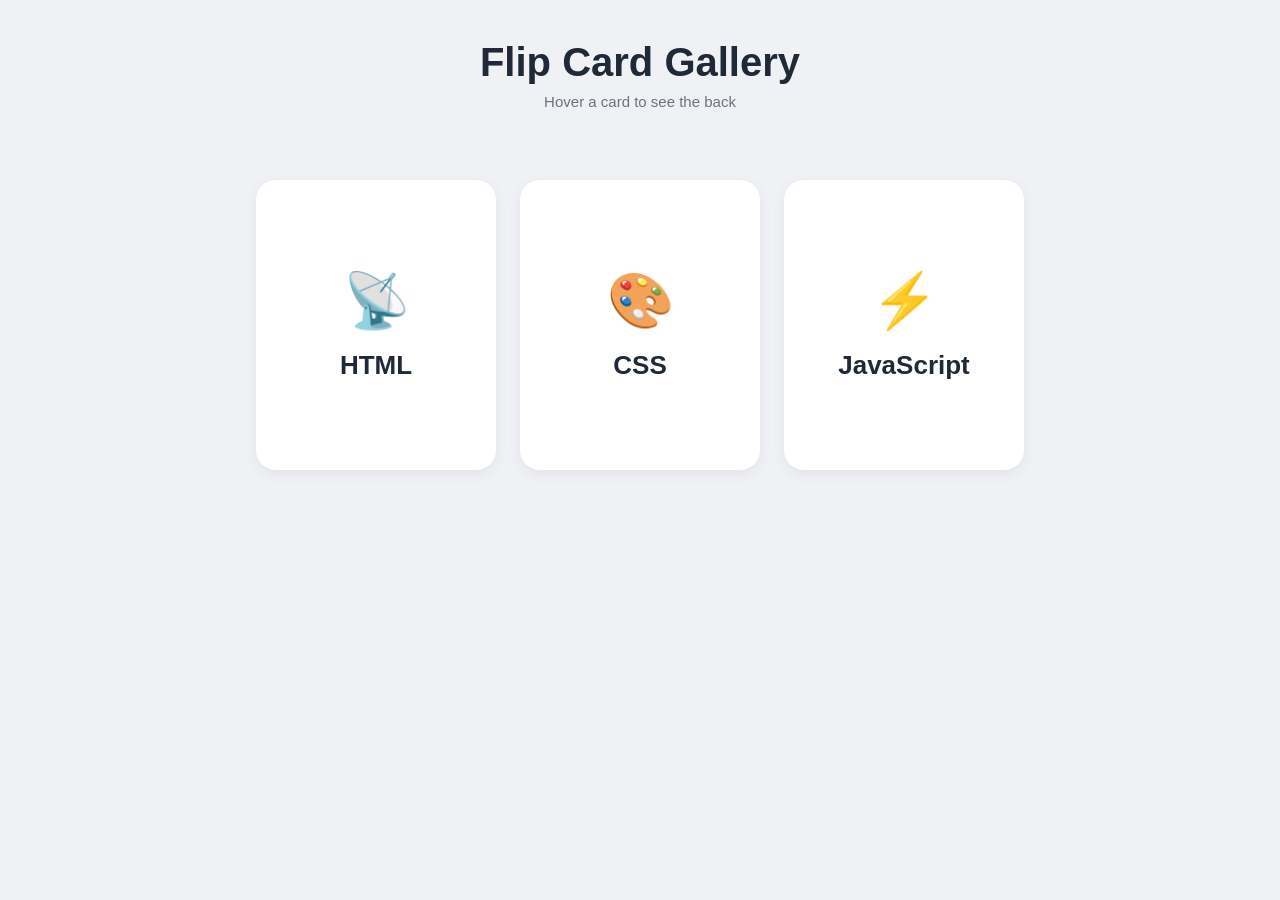
<file: 1-flip-card/index.html>
<!DOCTYPE html>
<html lang="en">
<head>
  <meta charset="UTF-8">
  <meta name="viewport" content="width=device-width, initial-scale=1.0">
  <title>Flip Card Gallery</title>
  <link rel="stylesheet" href="style.css">
</head>
<body>
  <header>
    <h1>Flip Card Gallery</h1>
    <p>Hover a card to see the back</p>
  </header>

  <main class="gallery">
    <div class="card">
      <div class="card-inner">
        <div class="card-face card-front">
          <span class="icon">📡</span>
          <h2>HTML</h2>
        </div>
        <div class="card-face card-back html">
          <h2>HTML</h2>
          <p>The structure of every web page: headings, text, images, links and forms.</p>
        </div>
      </div>
    </div>

    <div class="card">
      <div class="card-inner">
        <div class="card-face card-front">
          <span class="icon">🎨</span>
          <h2>CSS</h2>
        </div>
        <div class="card-face card-back css">
          <h2>CSS</h2>
          <p>Controls colors, fonts, spacing and layout to make a page look great.</p>
        </div>
      </div>
    </div>

    <div class="card">
      <div class="card-inner">
        <div class="card-face card-front">
          <span class="icon">⚡</span>
          <h2>JavaScript</h2>
        </div>
        <div class="card-face card-back js">
          <h2>JavaScript</h2>
          <p>Adds interaction and logic so the page can react to what users do.</p>
        </div>
      </div>
    </div>
  </main>
</body>
</html>
</file>
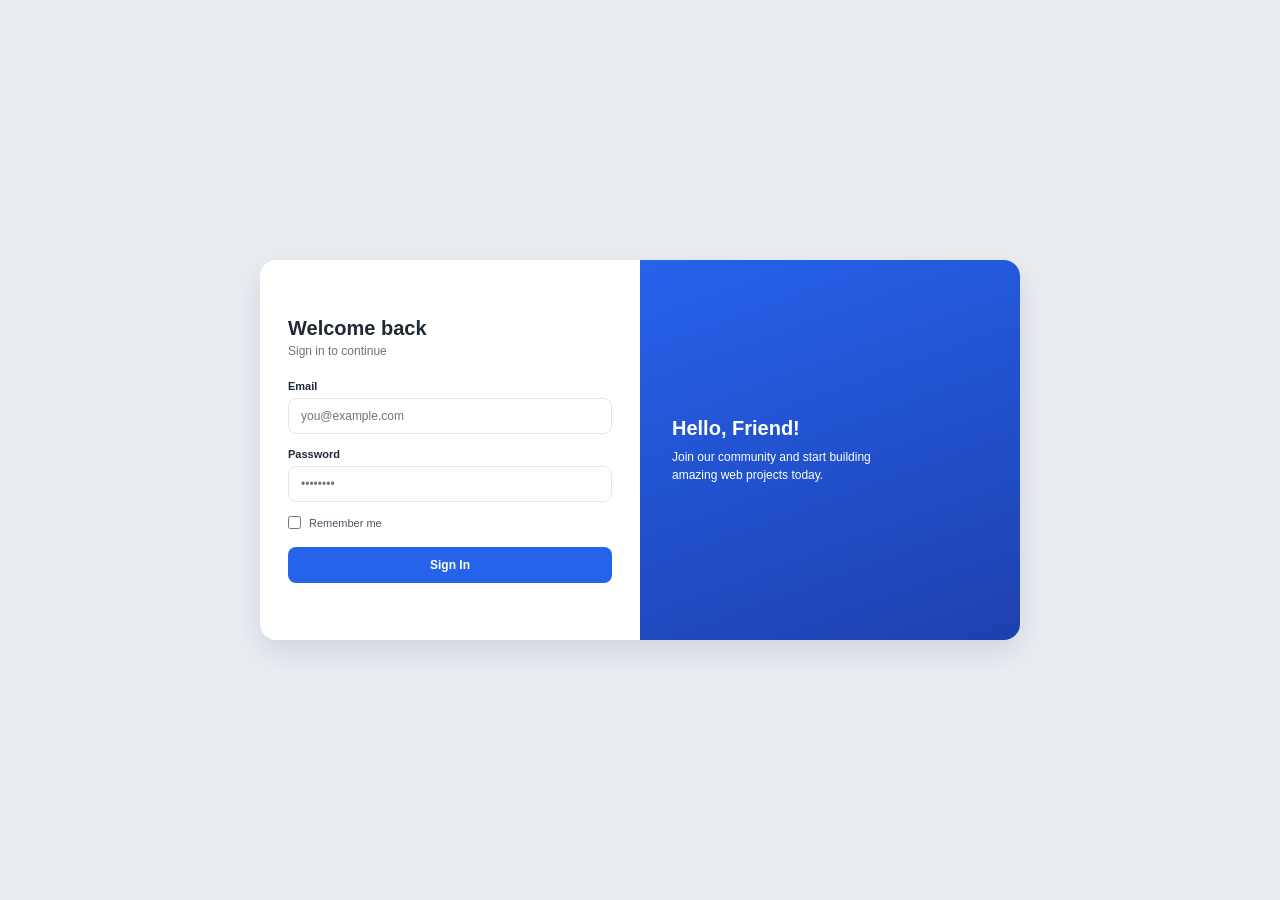
<file: 2-login-card/index.html>
<!DOCTYPE html>
<html lang="en">
<head>
  <meta charset="UTF-8">
  <meta name="viewport" content="width=device-width, initial-scale=1.0">
  <title>Login Card</title>
  <link rel="stylesheet" href="style.css">
</head>
<body>
  <main class="auth-card">
    <section class="auth-form">
      <h1>Welcome back</h1>
      <p class="subtitle">Sign in to continue</p>

      <form action="#" method="post">
        <label for="email">Email</label>
        <input type="email" id="email" name="email" placeholder="you@example.com">

        <label for="password">Password</label>
        <input type="password" id="password" name="password" placeholder="••••••••">

        <div class="remember">
          <input type="checkbox" id="remember" name="remember">
          <label for="remember">Remember me</label>
        </div>

        <button type="submit">Sign In</button>
      </form>
    </section>

    <aside class="auth-panel">
      <h2>Hello, Friend!</h2>
      <p>Join our community and start building amazing web projects today.</p>
    </aside>
  </main>
</body>
</html>
</file>
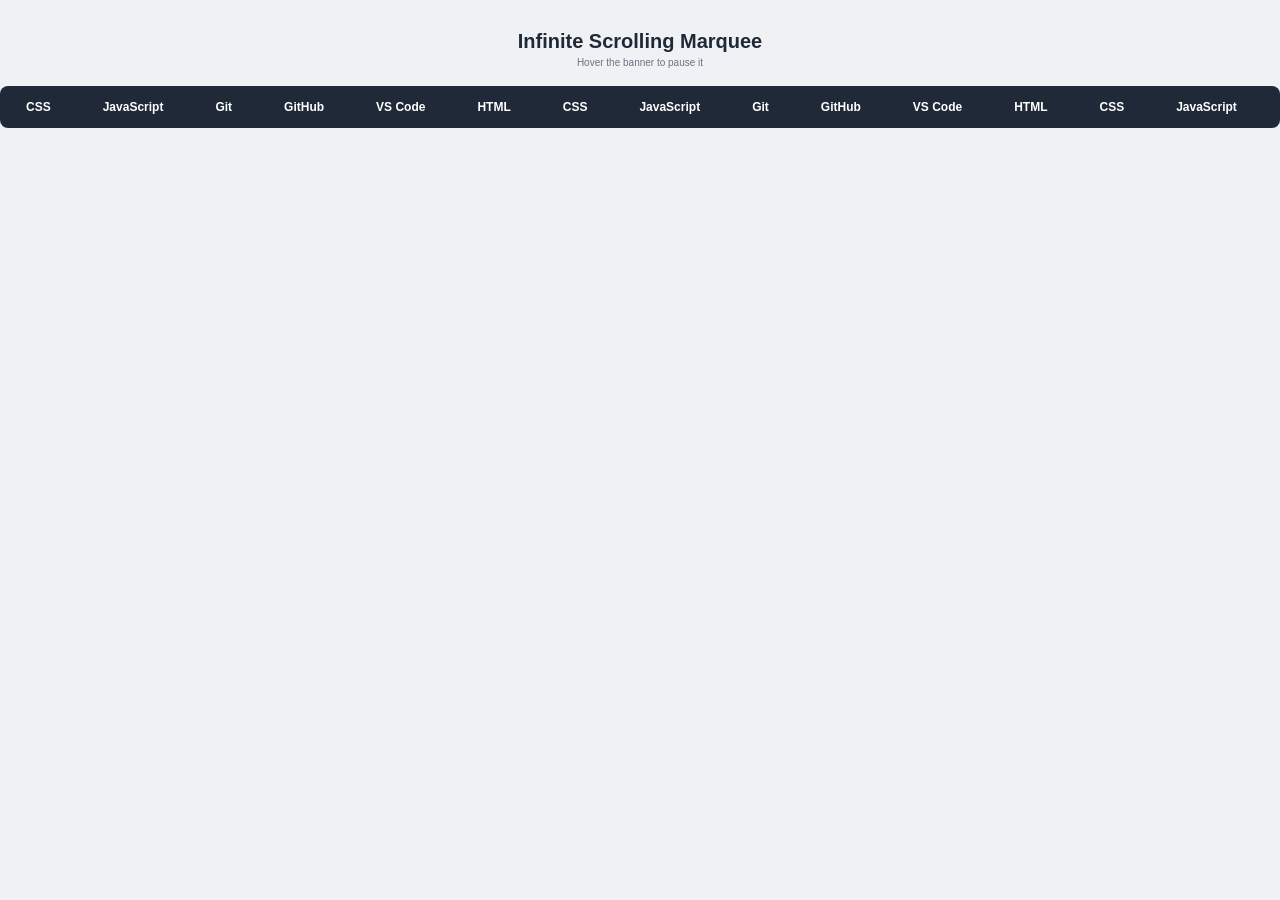
<file: 3-marquee/index.html>
<!DOCTYPE html>
<html lang="en">
<head>
  <meta charset="UTF-8">
  <meta name="viewport" content="width=device-width, initial-scale=1.0">
  <title>Infinite Scrolling Marquee</title>
  <link rel="stylesheet" href="style.css">
</head>
<body>
  <header>
    <h1>Infinite Scrolling Marquee</h1>
    <p>Hover the banner to pause it</p>
  </header>

  <div class="marquee">
    <div class="marquee-track">
      <!-- 4 identical sets of items: the animation moves by exactly one set, so the loop is seamless -->
      <span>CSS</span><span>JavaScript</span><span>Git</span><span>GitHub</span><span>VS Code</span><span>HTML</span>
      <span>CSS</span><span>JavaScript</span><span>Git</span><span>GitHub</span><span>VS Code</span><span>HTML</span>
      <span>CSS</span><span>JavaScript</span><span>Git</span><span>GitHub</span><span>VS Code</span><span>HTML</span>
      <span>CSS</span><span>JavaScript</span><span>Git</span><span>GitHub</span><span>VS Code</span><span>HTML</span>
    </div>
  </div>
</body>
</html>
</file>
<file: 1-flip-card/style.css>
* { box-sizing: border-box; margin: 0; padding: 0; }

body {
  font-family: "Helvetica Neue", Arial, sans-serif;
  background: #f0f1f5;
  color: #1f2937;
  min-height: 100vh;
  padding: 40px 20px;
}

header { text-align: center; margin-bottom: 70px; }
header h1 { font-size: 40px; font-weight: 800; }
header p  { margin-top: 8px; font-size: 15px; color: #6b7280; }

.gallery {
  display: flex;
  justify-content: center;
  flex-wrap: wrap;
  gap: 24px;
}

/* ---- Flip card ---- */
.card {
  width: 240px;
  height: 290px;
  perspective: 1000px;           /* gives the 3D depth */
}

.card-inner {
  position: relative;
  width: 100%;
  height: 100%;
  transform-style: preserve-3d;  /* keep children in 3D space */
  transition: transform 0.7s ease;
}

.card:hover .card-inner { transform: rotateY(180deg); }

.card-face {
  position: absolute;
  inset: 0;
  display: flex;
  flex-direction: column;
  align-items: center;
  justify-content: center;
  padding: 24px;
  border-radius: 20px;
  text-align: center;
  backface-visibility: hidden;   /* hide the face pointing away */
  -webkit-backface-visibility: hidden;
  box-shadow: 0 4px 14px rgba(0, 0, 0, 0.06);
}

.card-front { background: #ffffff; }
.card-front .icon { font-size: 54px; margin-bottom: 18px; }
.card-front h2 { font-size: 26px; font-weight: 800; }

.card-back { transform: rotateY(180deg); color: #ffffff; }
.card-back h2 { font-size: 26px; margin-bottom: 12px; }
.card-back p  { font-size: 15px; line-height: 1.5; }

.card-back.html { background: linear-gradient(135deg, #f97316, #ea580c); }
.card-back.css  { background: linear-gradient(135deg, #3b82f6, #1d4ed8); }
.card-back.js   { background: linear-gradient(135deg, #facc15, #ca8a04); }

@media (prefers-reduced-motion: reduce) {
  .card-inner { transition: none; }
}
</file>
<file: 2-login-card/style.css>
* { box-sizing: border-box; margin: 0; padding: 0; }

body {
  font-family: "Helvetica Neue", Arial, sans-serif;
  background: #eaeef3;
  min-height: 100vh;
  display: flex;                 /* center the card */
  justify-content: center;
  align-items: center;
  padding: 20px;
}

.auth-card {
  display: grid;
  grid-template-columns: 1fr 1fr;
  width: 100%;
  max-width: 760px;
  min-height: 380px;
  border-radius: 16px;
  overflow: hidden;
  background: #ffffff;
  box-shadow: 0 12px 32px rgba(15, 23, 42, 0.12);
}

/* ---- Left: form ---- */
.auth-form {
  padding: 48px 28px;
  display: flex;
  flex-direction: column;
  justify-content: center;
}

.auth-form h1 { font-size: 20px; color: #1f2937; }
.subtitle { font-size: 12px; color: #6b7280; margin: 4px 0 22px; }

label { display: block; font-size: 11px; font-weight: 700; color: #1f2937; margin-bottom: 6px; }

input[type="email"],
input[type="password"] {
  width: 100%;
  padding: 10px 12px;
  margin-bottom: 14px;
  font-size: 12px;
  border: 1px solid #e5e7eb;
  border-radius: 8px;
  outline: none;
  transition: border-color 0.2s ease, box-shadow 0.2s ease;
}
input[type="email"]:focus,
input[type="password"]:focus {
  border-color: #2563eb;
  box-shadow: 0 0 0 3px rgba(37, 99, 235, 0.15);
}

.remember { display: flex; align-items: center; gap: 8px; margin-bottom: 18px; }
.remember label { margin: 0; font-weight: 400; color: #4b5563; }

button {
  width: 100%;
  padding: 11px;
  font-size: 12px;
  font-weight: 700;
  color: #ffffff;
  background: #2563eb;
  border: none;
  border-radius: 8px;
  cursor: pointer;
  transition: background-color 0.2s ease;
}
button:hover { background: #1d4ed8; }

/* ---- Right: decorative panel ---- */
.auth-panel {
  display: flex;
  flex-direction: column;
  justify-content: center;
  padding: 32px;
  color: #ffffff;
  background: linear-gradient(160deg, #2563eb 0%, #1e40af 100%);
}
.auth-panel h2 { font-size: 20px; margin-bottom: 8px; }
.auth-panel p  { font-size: 12px; line-height: 1.5; max-width: 240px; }

@media (max-width: 600px) {
  .auth-card { grid-template-columns: 1fr; }
  .auth-panel { padding: 28px; }
}
</file>
<file: 3-marquee/style.css>
* { box-sizing: border-box; margin: 0; padding: 0; }

body {
  font-family: "Helvetica Neue", Arial, sans-serif;
  background: #f0f1f5;
  color: #1f2937;
  padding: 30px 0;
}

header { text-align: center; margin-bottom: 18px; }
header h1 { font-size: 20px; font-weight: 800; }
header p  { margin-top: 4px; font-size: 10px; color: #6b7280; }

.marquee {
  overflow: hidden;              /* hide everything outside the banner */
  background: #1f2937;
  color: #ffffff;
  border-radius: 8px;
  padding: 14px 0;
}

.marquee-track {
  display: flex;
  width: max-content;            /* track is as wide as all items together */
  animation: scroll 18s linear infinite;
}

.marquee-track span {
  flex-shrink: 0;
  padding: 0 26px;
  font-size: 12px;
  font-weight: 700;
  white-space: nowrap;
}

/* Pause when hovering the banner */
.marquee:hover .marquee-track { animation-play-state: paused; }

/* Track holds 4 identical sets; moving by 1 set (-25%) loops with no jump */
@keyframes scroll {
  from { transform: translateX(0); }
  to   { transform: translateX(-25%); }
}

@media (prefers-reduced-motion: reduce) {
  .marquee-track { animation-duration: 60s; }
}
</file>
